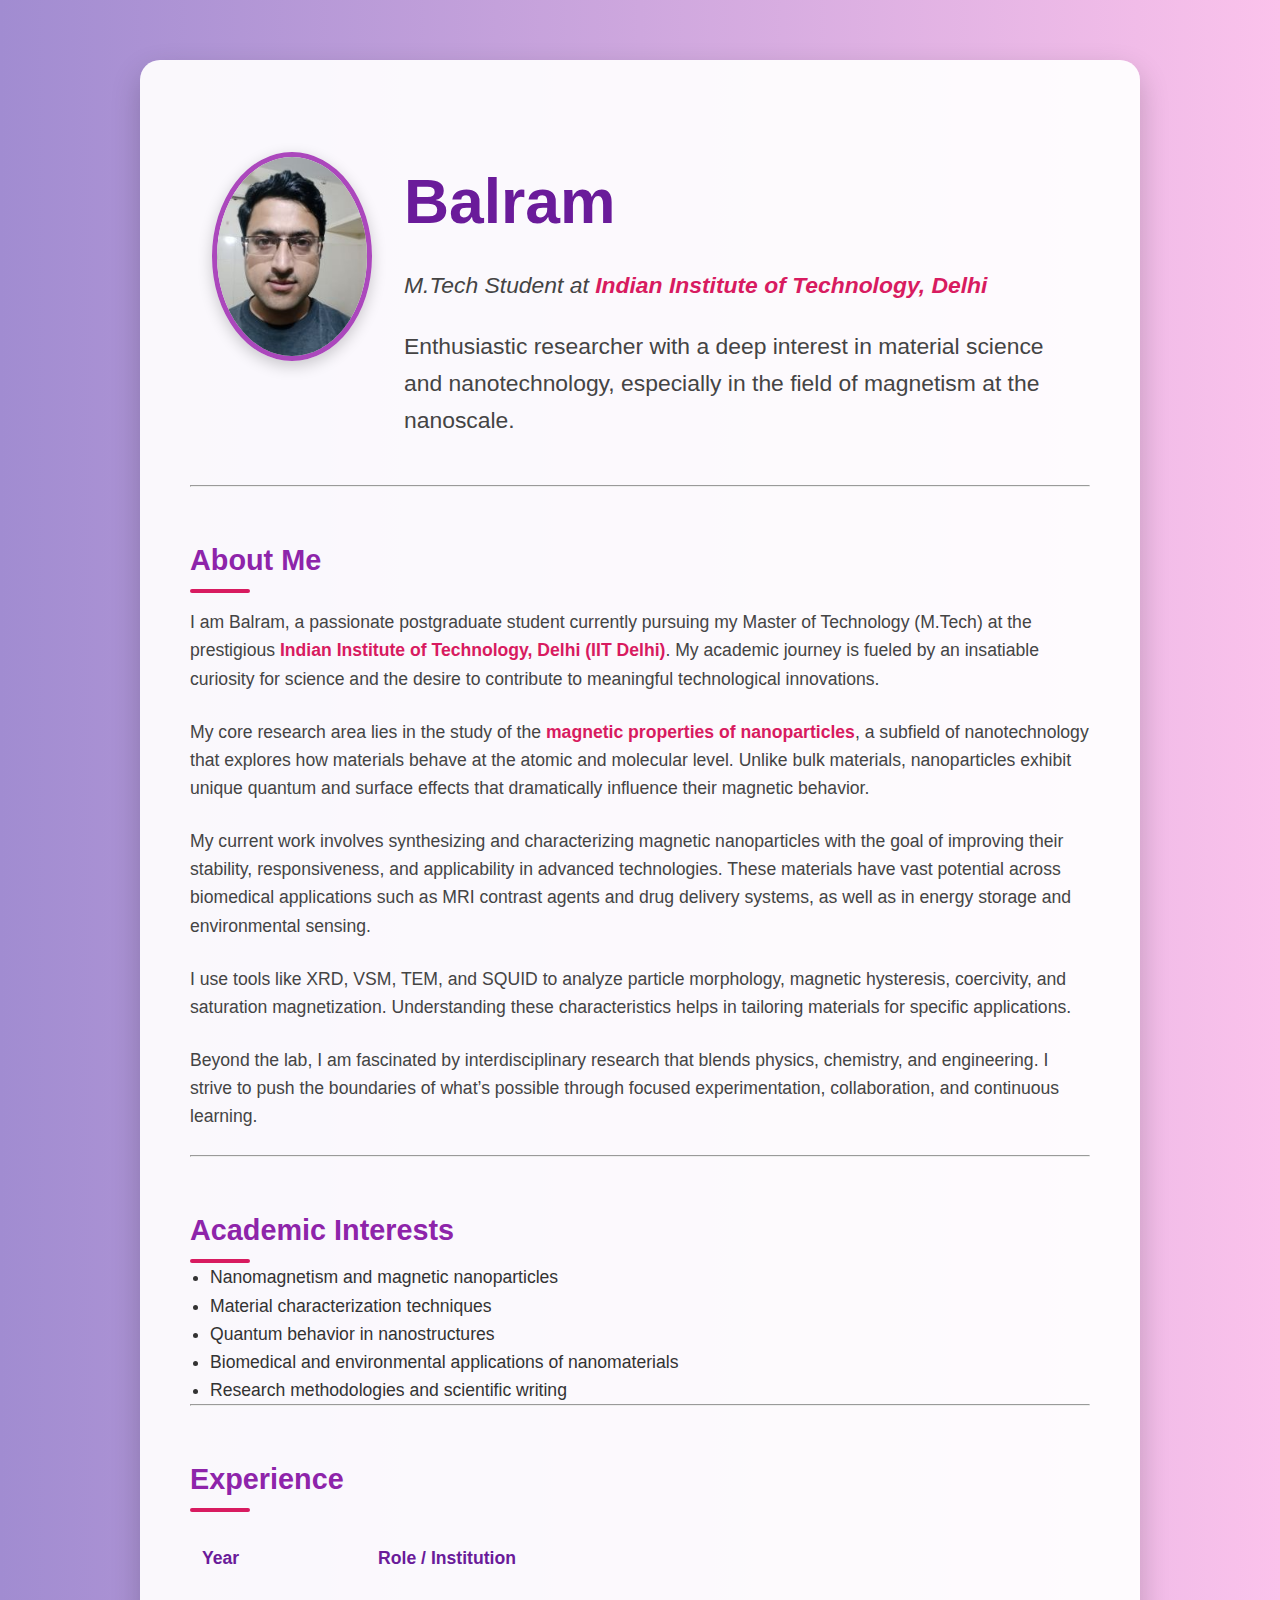
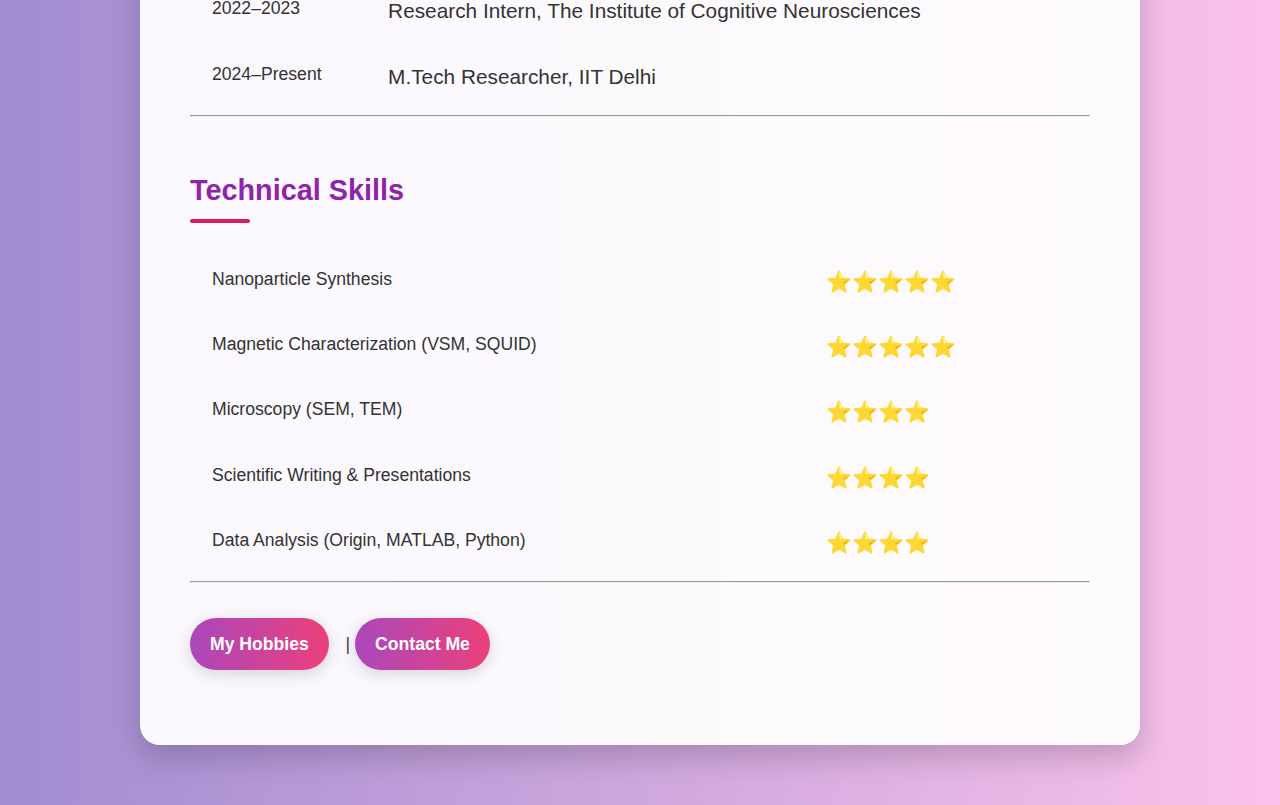
<file: index.html>
<!DOCTYPE html>
<html lang="en">
<head>
  <meta charset="UTF-8" />
  <meta name="viewport" content="width=device-width, initial-scale=1.0" />
  <title>Balram | M.Tech Researcher at IIT Delhi</title>
  <!-- Correctly linked external CSS -->
  <link rel="stylesheet" href="css/styles.css" />
</head>

<body>
  <div class="container">

    <!-- Profile Section -->
    <table cellspacing="20">
      <tr>
        <td>
          <img src="images/bal.jpg" alt="Balram profile picture" />
        </td>
        <td>
          <h1>Balram</h1>
          <p>
            <em>M.Tech Student at <strong>Indian Institute of Technology, Delhi</strong></em>
          </p>
          <p>
            Enthusiastic researcher with a deep interest in material science and nanotechnology, especially in the field of magnetism at the nanoscale.
          </p>
        </td>
      </tr>
    </table>

    <hr />

    <!-- About Section -->
    <h3>About Me</h3>
    <p>
      I am Balram, a passionate postgraduate student currently pursuing my Master of Technology (M.Tech) at the prestigious <strong>Indian Institute of Technology, Delhi (IIT Delhi)</strong>. My academic journey is fueled by an insatiable curiosity for science and the desire to contribute to meaningful technological innovations.
    </p>
    <p>
      My core research area lies in the study of the <strong>magnetic properties of nanoparticles</strong>, a subfield of nanotechnology that explores how materials behave at the atomic and molecular level. Unlike bulk materials, nanoparticles exhibit unique quantum and surface effects that dramatically influence their magnetic behavior.
    </p>
    <p>
      My current work involves synthesizing and characterizing magnetic nanoparticles with the goal of improving their stability, responsiveness, and applicability in advanced technologies. These materials have vast potential across biomedical applications such as MRI contrast agents and drug delivery systems, as well as in energy storage and environmental sensing.
    </p>
    <p>
      I use tools like XRD, VSM, TEM, and SQUID to analyze particle morphology, magnetic hysteresis, coercivity, and saturation magnetization. Understanding these characteristics helps in tailoring materials for specific applications.
    </p>
    <p>
      Beyond the lab, I am fascinated by interdisciplinary research that blends physics, chemistry, and engineering. I strive to push the boundaries of what’s possible through focused experimentation, collaboration, and continuous learning.
    </p>

    <hr />

    <!-- Academic Interests -->
    <h3>Academic Interests</h3>
    <ul>
      <li>Nanomagnetism and magnetic nanoparticles</li>
      <li>Material characterization techniques</li>
      <li>Quantum behavior in nanostructures</li>
      <li>Biomedical and environmental applications of nanomaterials</li>
      <li>Research methodologies and scientific writing</li>
    </ul>

    <hr />

    <!-- Work Experience -->
    <h3>Experience</h3>
    <table cellspacing="10">
      <thead>
        <tr>
          <th>Year</th>
          <th>Role / Institution</th>
        </tr>
      </thead>
      <tbody>
        <tr>
          <td>2022–2023</td>
          <td>Research Intern, The Institute of Cognitive Neurosciences</td>
        </tr>
        <tr>
          <td>2024–Present</td>
          <td>M.Tech Researcher, IIT Delhi</td>
        </tr>
      </tbody>
    </table>

    <hr />

    <!-- Skills -->
    <h3>Technical Skills</h3>
    <table cellspacing="10">
      <tr>
        <td>Nanoparticle Synthesis</td>
        <td>⭐️⭐️⭐️⭐️⭐️</td>
      </tr>
      <tr>
        <td>Magnetic Characterization (VSM, SQUID)</td>
        <td>⭐️⭐️⭐️⭐️⭐️</td>
      </tr>
      <tr>
        <td>Microscopy (SEM, TEM)</td>
        <td>⭐️⭐️⭐️⭐️</td>
      </tr>
      <tr>
        <td>Scientific Writing & Presentations</td>
        <td>⭐️⭐️⭐️⭐️</td>
      </tr>
      <tr>
        <td>Data Analysis (Origin, MATLAB, Python)</td>
        <td>⭐️⭐️⭐️⭐️</td>
      </tr>
    </table>

    <hr />

    <!-- Navigation Links -->
    <p>
      <a href="hobbies.html">My Hobbies</a> |
      <a href="contact-me.html">Contact Me</a>
    </p>

  </div>
</body>
</html>
</file>
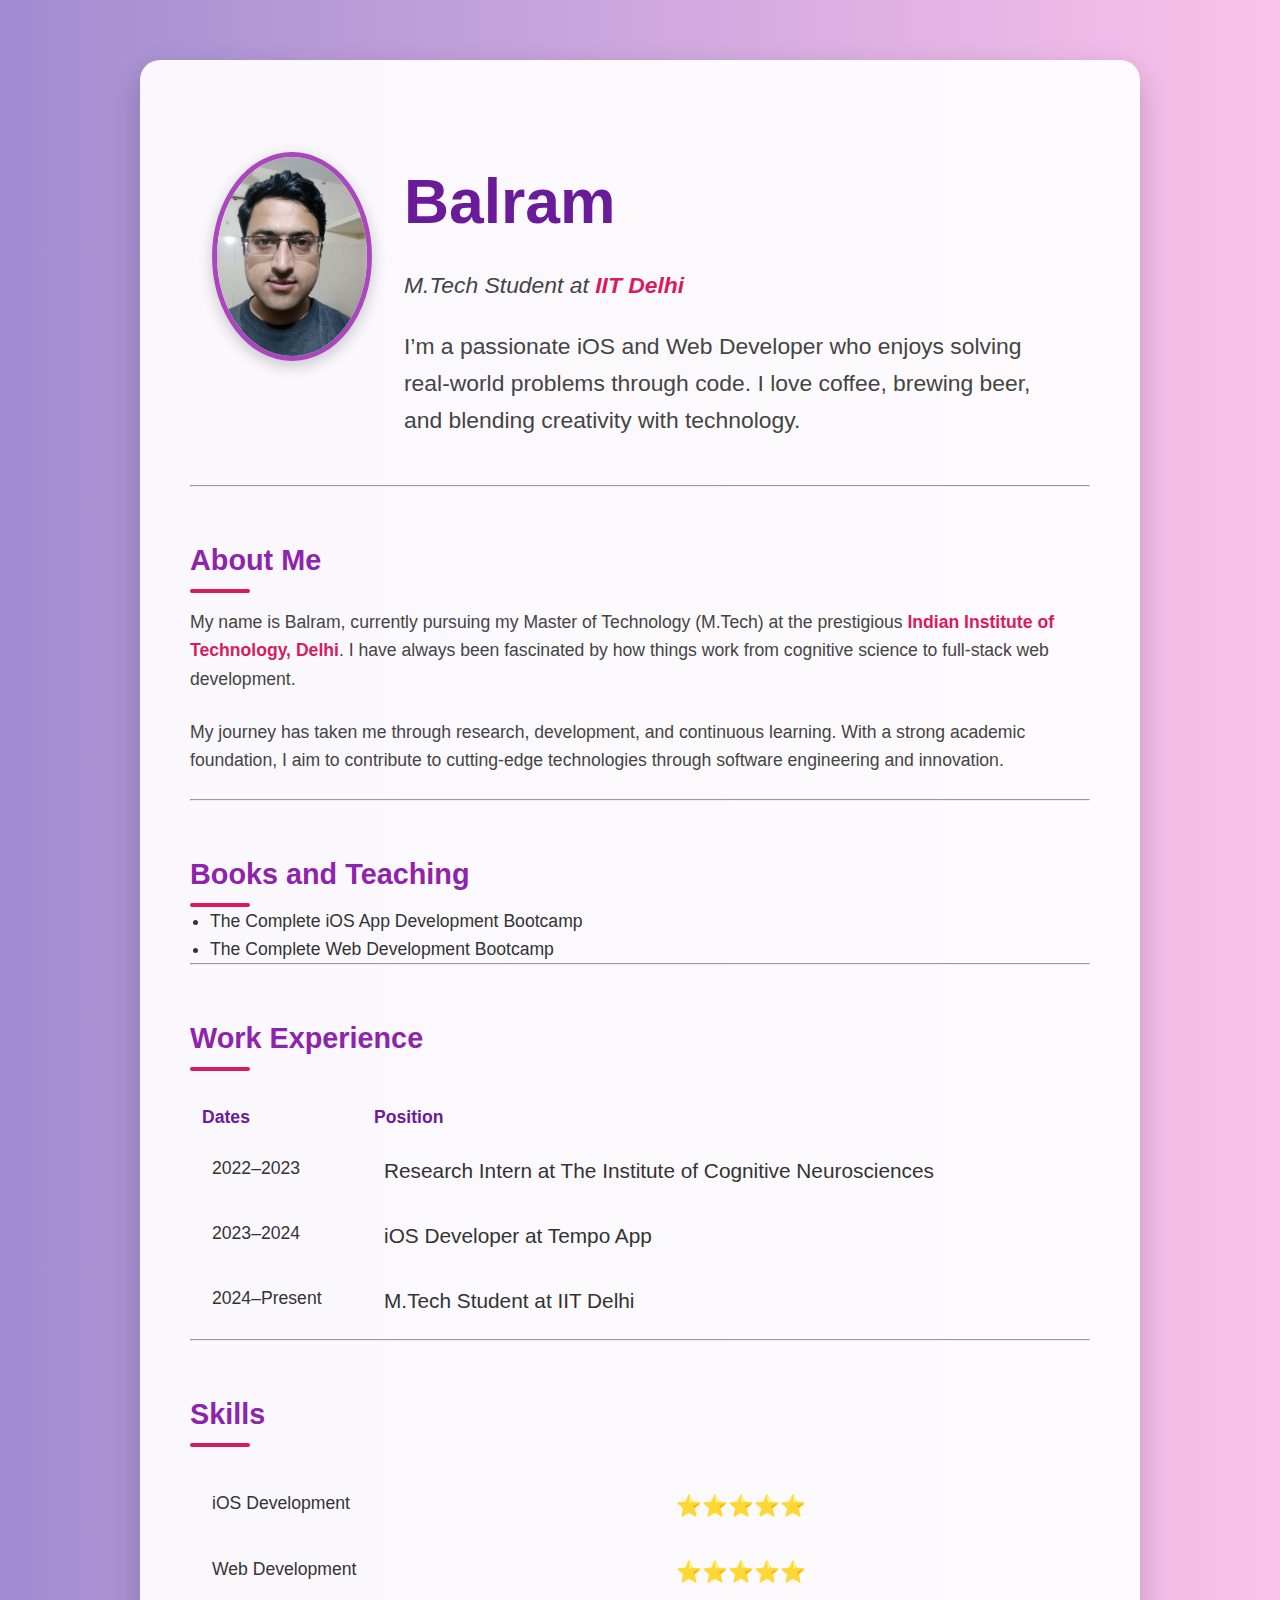
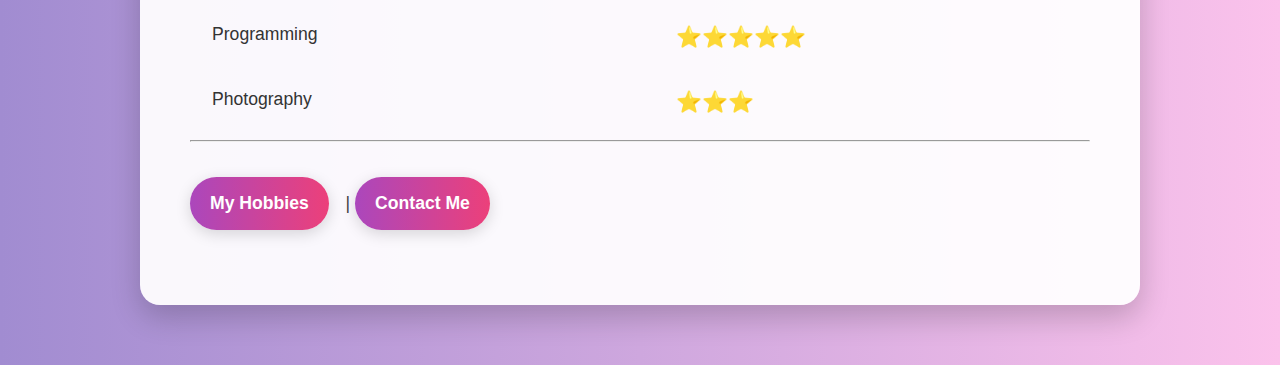
<file: cv-main/index.html>
<!DOCTYPE html>
<html lang="en">
<head>
  <meta charset="UTF-8" />
  <meta name="viewport" content="width=device-width, initial-scale=1.0" />
  <title>Balram | M.Tech Student & Developer</title>
  <link rel="stylesheet" href="css/styles.css" />
</head>

<body>
  <div class="container">

    <!-- Profile Section -->
    <table cellspacing="20">
      <tr>
        <td>
          <img src="images/bal.jpg" alt="Balram profile picture" />
        </td>
        <td>
          <h1>Balram</h1>
          <p>
            <em>M.Tech Student at <strong>IIT Delhi</strong></em>
          </p>
          <p>
            I’m a passionate iOS and Web Developer who enjoys solving real-world problems through code. I love coffee, brewing beer, and blending creativity with technology.
          </p>
        </td>
      </tr>
    </table>

    <hr />

    <!-- About Section -->
    <h3>About Me</h3>
    <p>
      My name is Balram, currently pursuing my Master of Technology (M.Tech) at the prestigious <strong>Indian Institute of Technology, Delhi</strong>.
      I have always been fascinated by how things work from cognitive science to full-stack web development.
    </p>
    <p>
      My journey has taken me through research, development, and continuous learning. With a strong academic foundation, I aim to contribute to cutting-edge technologies through software engineering and innovation.
    </p>

    <hr />

    <!-- Books and Courses -->
    <h3>Books and Teaching</h3>
    <ul>
      <li>The Complete iOS App Development Bootcamp</li>
      <li>The Complete Web Development Bootcamp</li>
    </ul>

    <hr />

    <!-- Work Experience -->
    <h3>Work Experience</h3>
    <table cellspacing="10">
      <thead>
        <tr>
          <th>Dates</th>
          <th>Position</th>
        </tr>
      </thead>
      <tbody>
        <tr>
          <td>2022–2023</td>
          <td>Research Intern at The Institute of Cognitive Neurosciences</td>
        </tr>
        <tr>
          <td>2023–2024</td>
          <td>iOS Developer at Tempo App</td>
        </tr>
        <tr>
          <td>2024–Present</td>
          <td>M.Tech Student at IIT Delhi</td>
        </tr>
      </tbody>
    </table>

    <hr />

    <!-- Skills -->
    <h3>Skills</h3>
    <table cellspacing="10">
      <tr>
        <td>iOS Development</td>
        <td>⭐️⭐️⭐️⭐️⭐️</td>
      </tr>
      <tr>
        <td>Web Development</td>
        <td>⭐️⭐️⭐️⭐️⭐️</td>
      </tr>
      <tr>
        <td>Programming</td>
        <td>⭐️⭐️⭐️⭐️⭐️</td>
      </tr>
      <tr>
        <td>Photography</td>
        <td>⭐️⭐️⭐️</td>
      </tr>
    </table>

    <hr />

    <!-- Navigation Links -->
    <p>
      <a href="hobbies.html">My Hobbies</a> |
      <a href="contact-me.html">Contact Me</a>
    </p>
    
  </div>
</body>
</html>
</file>
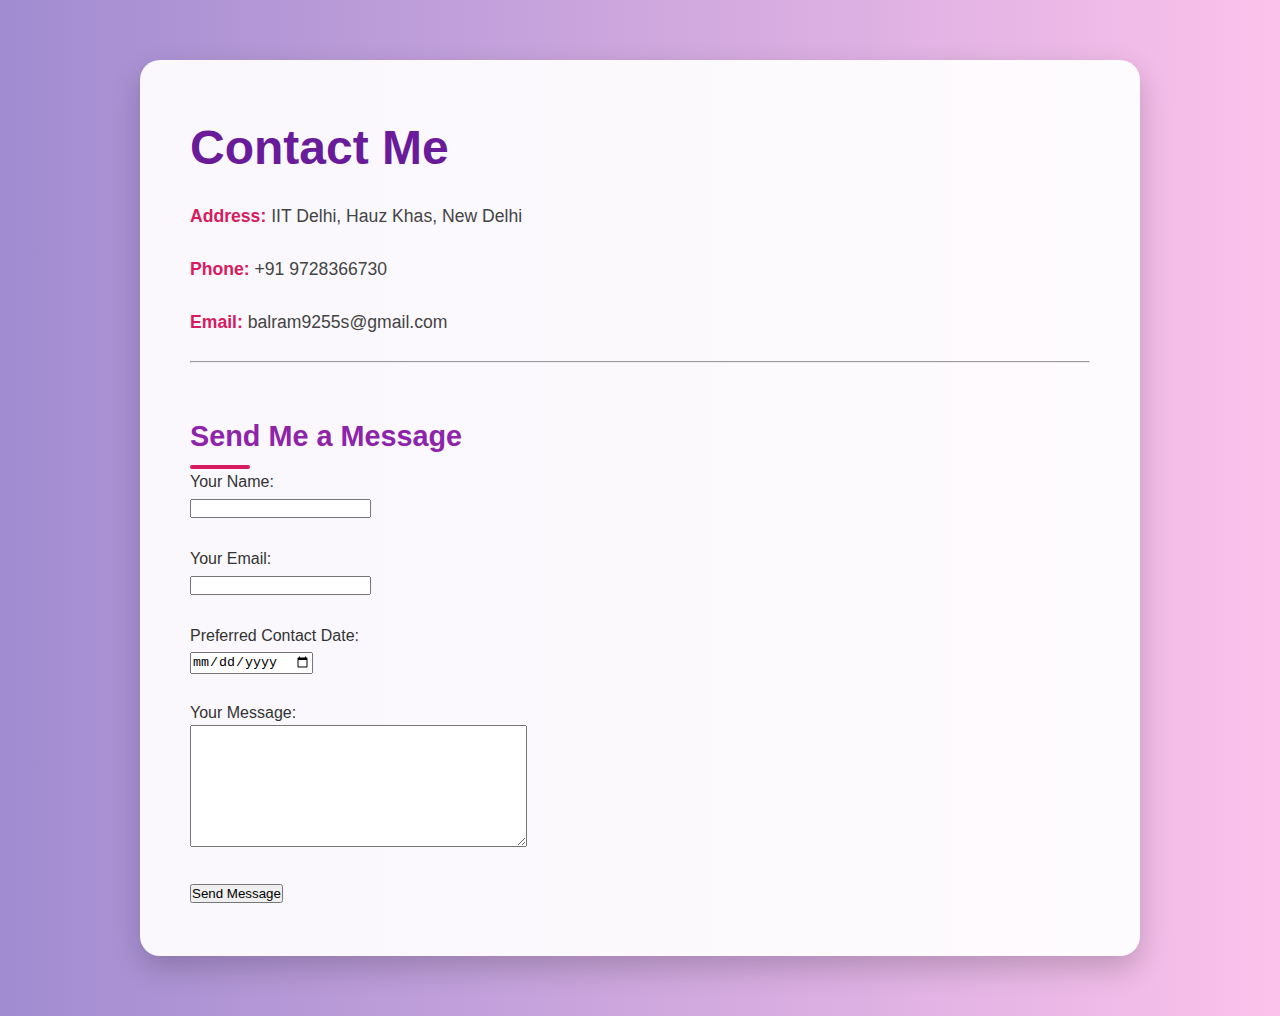
<file: contact-me.html>
<!DOCTYPE html>
<html lang="en">
  <head>
    <meta charset="UTF-8" />
    <title>Contact Me</title>
    <link rel="stylesheet" href="css/styles.css" />
  </head>

  <body>
    <div class="container">
      <h1>Contact Me</h1>

      <p><strong>Address:</strong> IIT Delhi, Hauz Khas, New Delhi</p>
      <p><strong>Phone:</strong> +91 9728366730</p>
      <p><strong>Email:</strong> balram9255s@gmail.com</p>

      <hr />

      <h3>Send Me a Message</h3>

      <form action="mailto:info@londonappbrewery.com" method="post" enctype="text/plain">
        <label for="name">Your Name:</label><br />
        <input type="text" id="name" name="yourName" required /><br /><br />

        <label for="email">Your Email:</label><br />
        <input type="email" id="email" name="yourEmail" required /><br /><br />

        <label for="date">Preferred Contact Date:</label><br />
        <input type="date" id="date" name="contactDate" /><br /><br />

        <label for="message">Your Message:</label><br />
        <textarea id="message" name="yourMessage" rows="8" cols="40" required></textarea><br /><br />

        <input type="submit" value="Send Message" />
      </form>
    </div>
  </body>
</html>
</file>
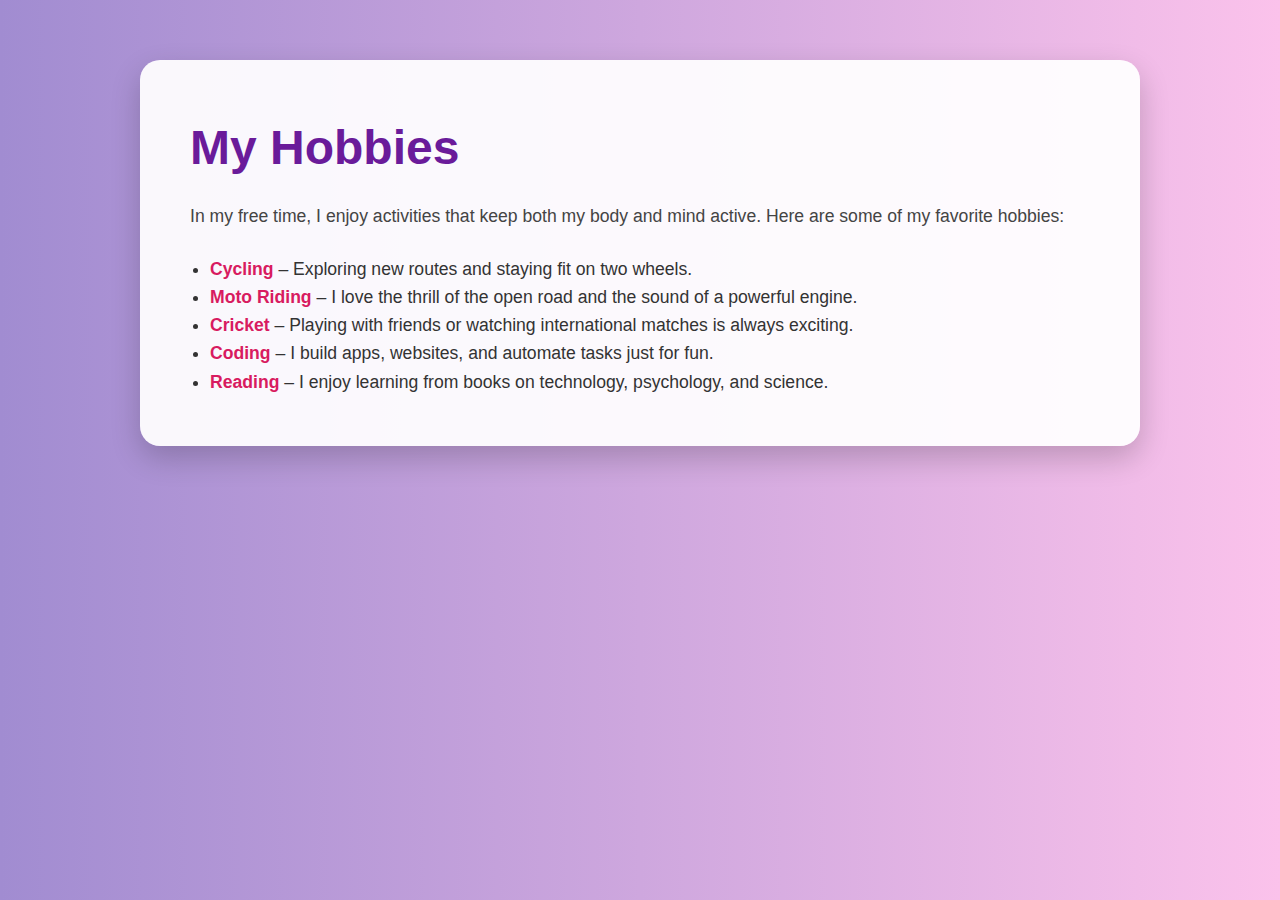
<file: hobbies.html>
<!DOCTYPE html>
<html lang="en">
  <head>
    <meta charset="utf-8" />
    <title>My Hobbies</title>
    <link rel="stylesheet" href="css/styles.css" />
  </head>

  <body>
    <div class="container">
      <h1>My Hobbies</h1>
      <p>In my free time, I enjoy activities that keep both my body and mind active. Here are some of my favorite hobbies:</p>

      <ul>
        <li><strong>Cycling</strong> – Exploring new routes and staying fit on two wheels.</li>
        <li><strong>Moto Riding</strong> – I love the thrill of the open road and the sound of a powerful engine.</li>
        <li><strong>Cricket</strong> – Playing with friends or watching international matches is always exciting.</li>
        <li><strong>Coding</strong> – I build apps, websites, and automate tasks just for fun.</li>
        <li><strong>Reading</strong> – I enjoy learning from books on technology, psychology, and science.</li>
      </ul>
    </div>
  </body>
</html>
</file>
<file: css/styles.css>
/* ===== RESET & BASE STYLES ===== */
* {
  margin: 0;
  padding: 0;
  box-sizing: border-box;
}

body {
  font-family: 'Segoe UI', Tahoma, Geneva, Verdana, sans-serif;
  background: linear-gradient(to right, #a18cd1, #fbc2eb);
  min-height: 100vh;
  color: #333;
  line-height: 1.6;
  padding: 0;
  display: flex;
  justify-content: center;
  align-items: flex-start;
}

/* ===== CONTAINER ===== */
.container {
  max-width: 1000px;
  width: 90%;
  background-color: #ffffffee;
  padding: 50px;
  margin: 60px auto;
  border-radius: 20px;
  box-shadow: 0 12px 30px rgba(0, 0, 0, 0.2);
  animation: fadeIn 1.2s ease-in-out;
}

/* ===== FADE IN ANIMATION ===== */
@keyframes fadeIn {
  from { opacity: 0; transform: translateY(40px); }
  to { opacity: 1; transform: translateY(0); }
}

/* ===== HEADINGS ===== */
h1 {
  font-size: 3em;
  color: #6a1b9a;
  margin-bottom: 10px;
}

h3 {
  margin-top: 50px;
  font-size: 1.8em;
  color: #8e24aa;
  position: relative;
  padding-bottom: 10px;
}

h3::after {
  content: '';
  position: absolute;
  left: 0;
  bottom: 0;
  height: 4px;
  width: 60px;
  background-color: #d81b60;
  border-radius: 2px;
}

/* ===== TEXT ===== */
p {
  margin: 15px 0 25px;
  font-size: 1.1em;
  color: #444;
}

ul {
  margin-left: 20px;
  font-size: 1.1em;
}

strong {
  color: #d81b60;
}

/* ===== LINKS ===== */
a {
  color: #7b1fa2;
  text-decoration: none;
  font-weight: bold;
  transition: color 0.3s ease;
}

a:hover {
  color: #4a0072;
  text-decoration: underline;
}

/* ===== PROFILE IMAGE ===== */
img {
  border-radius: 50%;
  width: 160px;
  border: 5px solid #ab47bc;
  box-shadow: 0 5px 15px rgba(0, 0, 0, 0.2);
  transition: transform 0.3s ease;
}

img:hover {
  transform: scale(1.06);
}

/* ===== TABLES ===== */
table {
  width: 100%;
  margin-top: 20px;
  border-collapse: separate;
  border-spacing: 12px;
}

th {
  text-align: left;
  color: #6a1b9a;
  font-size: 1.1em;
}

td {
  font-size: 1.1em;
  padding: 10px;
  vertical-align: top;
}

/* ===== SKILLS STARS ===== */
td:nth-child(2) {
  font-size: 1.3em;
}

/* ===== BUTTON-LIKE LINKS ===== */
p a {
  display: inline-block;
  margin-top: 20px;
  margin-right: 12px;
  padding: 12px 20px;
  background: linear-gradient(to right, #ab47bc, #ec407a);
  color: white;
  border-radius: 30px;
  font-weight: 600;
  box-shadow: 0 4px 15px rgba(0, 0, 0, 0.15);
  transition: background 0.3s ease;
}

p a:hover {
  background: linear-gradient(to right, #8e24aa, #d81b60);
}

/* ===== MEDIA QUERY FOR SMALL SCREENS ===== */
@media screen and (max-width: 768px) {
  .container {
    padding: 30px 20px;
  }

  img {
    width: 120px;
  }

  table, td, th {
    font-size: 1em;
  }

  h1 {
    font-size: 2.2em;
  }

  h3 {
    font-size: 1.5em;
  }
}
</file>
<file: cv-main/css/styles.css>
/* ===== RESET & BASE STYLES ===== */
* {
  margin: 0;
  padding: 0;
  box-sizing: border-box;
}

body {
  font-family: 'Segoe UI', Tahoma, Geneva, Verdana, sans-serif;
  background: linear-gradient(to right, #a18cd1, #fbc2eb);
  min-height: 100vh;
  color: #333;
  line-height: 1.6;
  padding: 0;
  display: flex;
  justify-content: center;
  align-items: flex-start;
}

/* ===== CONTAINER ===== */
.container {
  max-width: 1000px;
  width: 90%;
  background-color: #ffffffee;
  padding: 50px;
  margin: 60px auto;
  border-radius: 20px;
  box-shadow: 0 12px 30px rgba(0, 0, 0, 0.2);
  animation: fadeIn 1.2s ease-in-out;
}

/* ===== FADE IN ANIMATION ===== */
@keyframes fadeIn {
  from { opacity: 0; transform: translateY(40px); }
  to { opacity: 1; transform: translateY(0); }
}

/* ===== HEADINGS ===== */
h1 {
  font-size: 3em;
  color: #6a1b9a;
  margin-bottom: 10px;
}

h3 {
  margin-top: 50px;
  font-size: 1.8em;
  color: #8e24aa;
  position: relative;
  padding-bottom: 10px;
}

h3::after {
  content: '';
  position: absolute;
  left: 0;
  bottom: 0;
  height: 4px;
  width: 60px;
  background-color: #d81b60;
  border-radius: 2px;
}

/* ===== TEXT ===== */
p {
  margin: 15px 0 25px;
  font-size: 1.1em;
  color: #444;
}

ul {
  margin-left: 20px;
  font-size: 1.1em;
}

strong {
  color: #d81b60;
}

/* ===== LINKS ===== */
a {
  color: #7b1fa2;
  text-decoration: none;
  font-weight: bold;
  transition: color 0.3s ease;
}

a:hover {
  color: #4a0072;
  text-decoration: underline;
}

/* ===== PROFILE IMAGE ===== */
img {
  border-radius: 50%;
  width: 160px;
  border: 5px solid #ab47bc;
  box-shadow: 0 5px 15px rgba(0, 0, 0, 0.2);
  transition: transform 0.3s ease;
}

img:hover {
  transform: scale(1.06);
}

/* ===== TABLES ===== */
table {
  width: 100%;
  margin-top: 20px;
  border-collapse: separate;
  border-spacing: 12px;
}

th {
  text-align: left;
  color: #6a1b9a;
  font-size: 1.1em;
}

td {
  font-size: 1.1em;
  padding: 10px;
  vertical-align: top;
}

/* ===== SKILLS STARS ===== */
td:nth-child(2) {
  font-size: 1.3em;
}

/* ===== BUTTON-LIKE LINKS ===== */
p a {
  display: inline-block;
  margin-top: 20px;
  margin-right: 12px;
  padding: 12px 20px;
  background: linear-gradient(to right, #ab47bc, #ec407a);
  color: white;
  border-radius: 30px;
  font-weight: 600;
  box-shadow: 0 4px 15px rgba(0, 0, 0, 0.15);
  transition: background 0.3s ease;
}

p a:hover {
  background: linear-gradient(to right, #8e24aa, #d81b60);
}

/* ===== MEDIA QUERY FOR SMALL SCREENS ===== */
@media screen and (max-width: 768px) {
  .container {
    padding: 30px 20px;
  }

  img {
    width: 120px;
  }

  table, td, th {
    font-size: 1em;
  }

  h1 {
    font-size: 2.2em;
  }

  h3 {
    font-size: 1.5em;
  }
}
</file>
